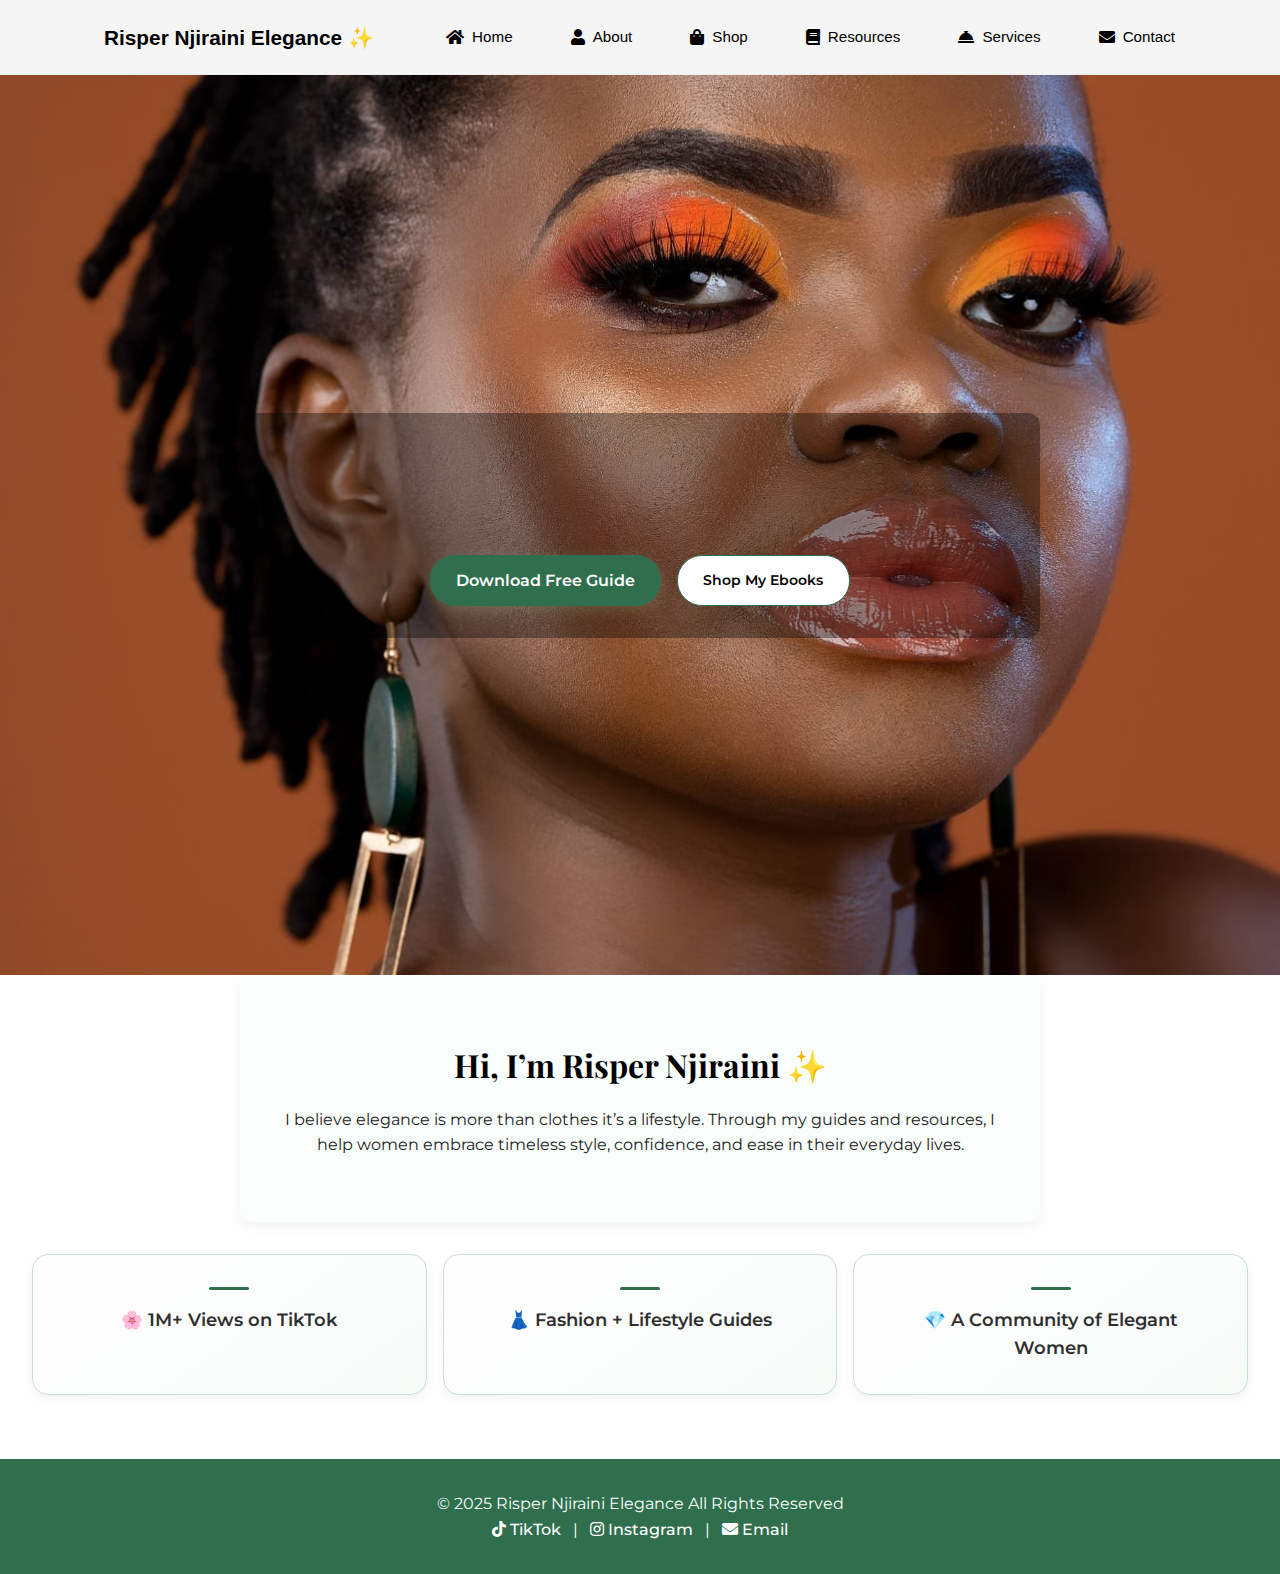
<file: Risper website/index.html>
<!DOCTYPE html>
<html lang="en">
<head>
  <meta charset="UTF-8">
  <meta name="viewport" content="width=device-width, initial-scale=1.0">
  <title>Risper Njiraini Elegance</title>
  <link rel="stylesheet" href="style.css">

  <!-- Google Fonts -->
  <link href="https://fonts.googleapis.com/css2?family=Playfair+Display:wght@400;600&family=Montserrat:wght@300;500;700&display=swap" rel="stylesheet">

  <!-- Font Awesome for Social Icons -->
  <link rel="stylesheet" href="https://cdnjs.cloudflare.com/ajax/libs/font-awesome/5.15.4/css/all.min.css">
</head>
<body class="home-page">
 <header>
  <nav class="navbar">
    <div class="logo">Risper Njiraini Elegance ✨</div>

    <!-- Hamburger -->
    <div class="hamburger">
      <i class="fas fa-bars"></i>
    </div>

    <ul class="nav-links">
      <li><a href="index.html" class="active"><i class="fas fa-home"></i> Home</a></li>
      <li><a href="about.html"><i class="fas fa-user"></i> About</a></li>
      <li><a href="shop.html"><i class="fas fa-shopping-bag"></i> Shop</a></li>
      <li><a href="resources.html"><i class="fas fa-book"></i> Resources</a></li>
      <li><a href="services.html"><i class="fas fa-concierge-bell"></i> Services</a></li>
      <li><a href="contact.html"><i class="fas fa-envelope"></i> Contact</a></li>
    </ul>
  </nav>
</header>


  <section class="hero">
    <!-- Slideshow Images -->
    <div class="slideshow">
      <div class="slide" style="background-image: url('images/face.jpg');"></div>
      <div class="slide" style="background-image: url('images/home page pic 23.jpg');"></div>
      <div class="slide" style="background-image: url('images/shoot 23.jpg');"></div>
    </div>

    <!-- Hero Content -->
    <div class="hero-content">
      <h1>Helping women look timeless, classy, and confident from the inside out.</h1>
      <div class="buttons">
        <a href="resources.html" class="btn btn-primary">Download Free Guide</a>
        <a href="shop.html" class="btn btn-secondary">Shop My Ebooks</a>
      </div>
    </div>
  </section>

  <!-- INTRO -->
  <section class="intro">
    <h2>Hi, I’m Risper Njiraini ✨</h2>
    <p>I believe elegance is more than clothes it’s a lifestyle. Through my guides and resources, I help women embrace timeless style, confidence, and ease in their everyday lives.</p>
  </section>

  <!-- HIGHLIGHTS -->
  <section class="highlights">
    <div class="highlight-box">🌸 1M+ Views on TikTok</div>
    <div class="highlight-box">👗 Fashion + Lifestyle Guides</div>
    <div class="highlight-box">💎 A Community of Elegant Women</div>
  </section>

  <!-- FOOTER -->
  <footer>
    <p>© 2025 Risper Njiraini Elegance All Rights Reserved</p>
    <div class="footer-links">
      <a href="https://www.tiktok.com/@fancy_furr_ke?_t=ZM-8zmUobyC8uM&_r=1" target="_blank"><i class="fab fa-tiktok"></i> TikTok</a> | 
      <a href="https://www.instagram.com/fancyfurr_ke?igsh=MTNwanU5Mm10dDFw&utm_source=qr" target="_blank"><i class="fab fa-instagram"></i> Instagram</a> | 
      <a href="mailto:nyakioris@gmail.com"><i class="fas fa-envelope"></i> Email</a>
    </div>
  </footer>

  <!-- Slideshow Script -->
  <script>
    let slides = document.querySelectorAll(".slide");
    let current = 0;

    function showSlide(index) {
      slides.forEach((slide, i) => {
        slide.style.opacity = (i === index) ? "1" : "0";
      });
    }

    function nextSlide() {
      current = (current + 1) % slides.length;
      showSlide(current);
    }

    // Initialize first slide
    showSlide(current);

    // Change slide every 5 seconds
    setInterval(nextSlide, 5000);

    // Mobile menu toggle
    const hamburger = document.querySelector(".hamburger");
    const navLinks = document.querySelector(".nav-links");

    hamburger.addEventListener("click", () => {
      navLinks.classList.toggle("active");
    });
  </script>
</body>
</html>
</file>
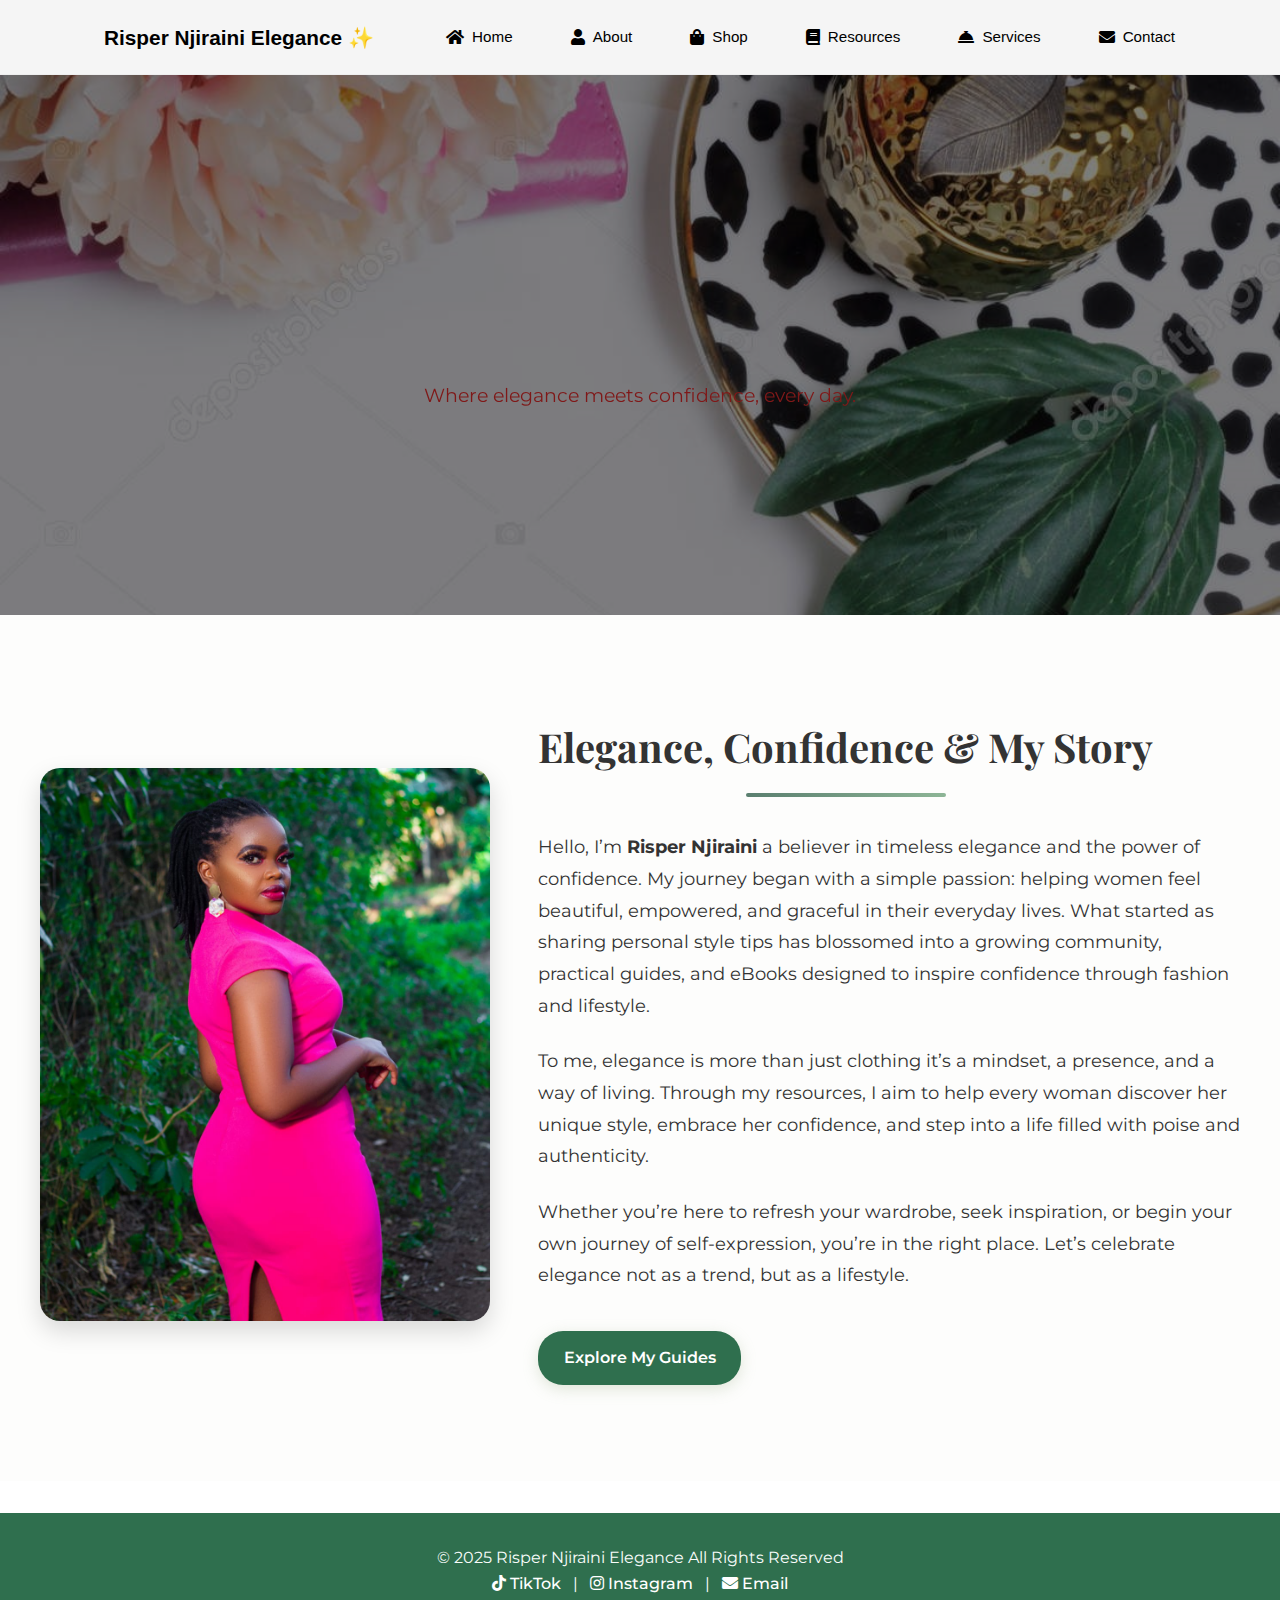
<file: Risper website/about.html>
<!DOCTYPE html>
<html lang="en">
<head>
  <meta charset="UTF-8">
  <meta name="viewport" content="width=device-width, initial-scale=1.0">
  <title>About Risper Njiraini Elegance</title>
  <link rel="stylesheet" href="style.css">

  <!-- Google Fonts -->
  <link href="https://fonts.googleapis.com/css2?family=Playfair+Display:wght@400;600&family=Montserrat:wght@300;500;700&display=swap" rel="stylesheet">
  <link rel="stylesheet" href="https://cdnjs.cloudflare.com/ajax/libs/font-awesome/5.15.4/css/all.min.css">
</head>
<body class="about-page">
  <!-- NAVBAR -->
  <header>
  <nav class="navbar">
    <div class="logo">Risper Njiraini Elegance ✨</div>
    <ul class="nav-links">
      <li><a href="index.html"><i class="fas fa-home"></i> Home</a></li>
      <li><a href="about.html"><i class="fas fa-user"></i> About</a></li>
      <li><a href="shop.html"><i class="fas fa-shopping-bag"></i> Shop</a></li>
      <li><a href="resources.html"><i class="fas fa-book"></i> Resources</a></li>
      <li><a href="services.html" class="active"><i class="fas fa-concierge-bell"></i> Services</a></li>
      <li><a href="contact.html"><i class="fas fa-envelope"></i> Contact</a></li>
    </ul>
  </nav>
</header>


  <!-- HERO -->
  <section class="hero about-hero">
    <div class="hero-content">
      <h1>Risper Njiraini Elegance</h1>
      <div class="divider"></div>
      <h3 class="sub-tagline">Where elegance meets confidence, every day.</h3>
    </div>
  </section>

  <!-- ABOUT SECTION -->
  <section class="about-section">
    <div class="about-container">
      <!-- Image -->
      <div class="story-image">
        <img src="images/shoot 3.jpg" alt="Risper Njiraini">
      </div>

      <!-- Text -->
      <div class="story-text">
        <h2>Elegance, Confidence & My Story</h2>
        <p>
          Hello, I’m <strong>Risper Njiraini</strong> a believer in timeless elegance and the power of confidence. 
          My journey began with a simple passion: helping women feel beautiful, empowered, and graceful in their everyday lives. 
          What started as sharing personal style tips has blossomed into a growing community, practical guides, and eBooks designed 
          to inspire confidence through fashion and lifestyle.
        </p>
        <p>
          To me, elegance is more than just clothing it’s a mindset, a presence, and a way of living. 
          Through my resources, I aim to help every woman discover her unique style, embrace her confidence, 
          and step into a life filled with poise and authenticity.
        </p>
        <p>
          Whether you’re here to refresh your wardrobe, seek inspiration, or begin your own journey of self-expression, 
          you’re in the right place. Let’s celebrate elegance not as a trend, but as a lifestyle.
        </p>
        <a href="resources.html" class="btn btn-primary">Explore My Guides</a>
      </div>
    </div>
  </section>

  <!-- FOOTER -->
  <footer>
    <p>© 2025 Risper Njiraini Elegance All Rights Reserved</p>
    <div class="footer-links">
      <a href="https://www.tiktok.com/@fancy_furr_ke?_t=ZM-8zmUobyC8uM&_r=1" target="_blank"><i class="fab fa-tiktok"></i> TikTok</a> | 
      <a href="https://www.instagram.com/fancyfurr_ke?igsh=MTNwanU5Mm10dDFw&utm_source=qr" target="_blank"><i class="fab fa-instagram"></i> Instagram</a> | 
      <a href="mailto:nyakioris@gmail.com"><i class="fas fa-envelope"></i> Email</a>
    </div>
  </footer>
</body>
</html>
</file>
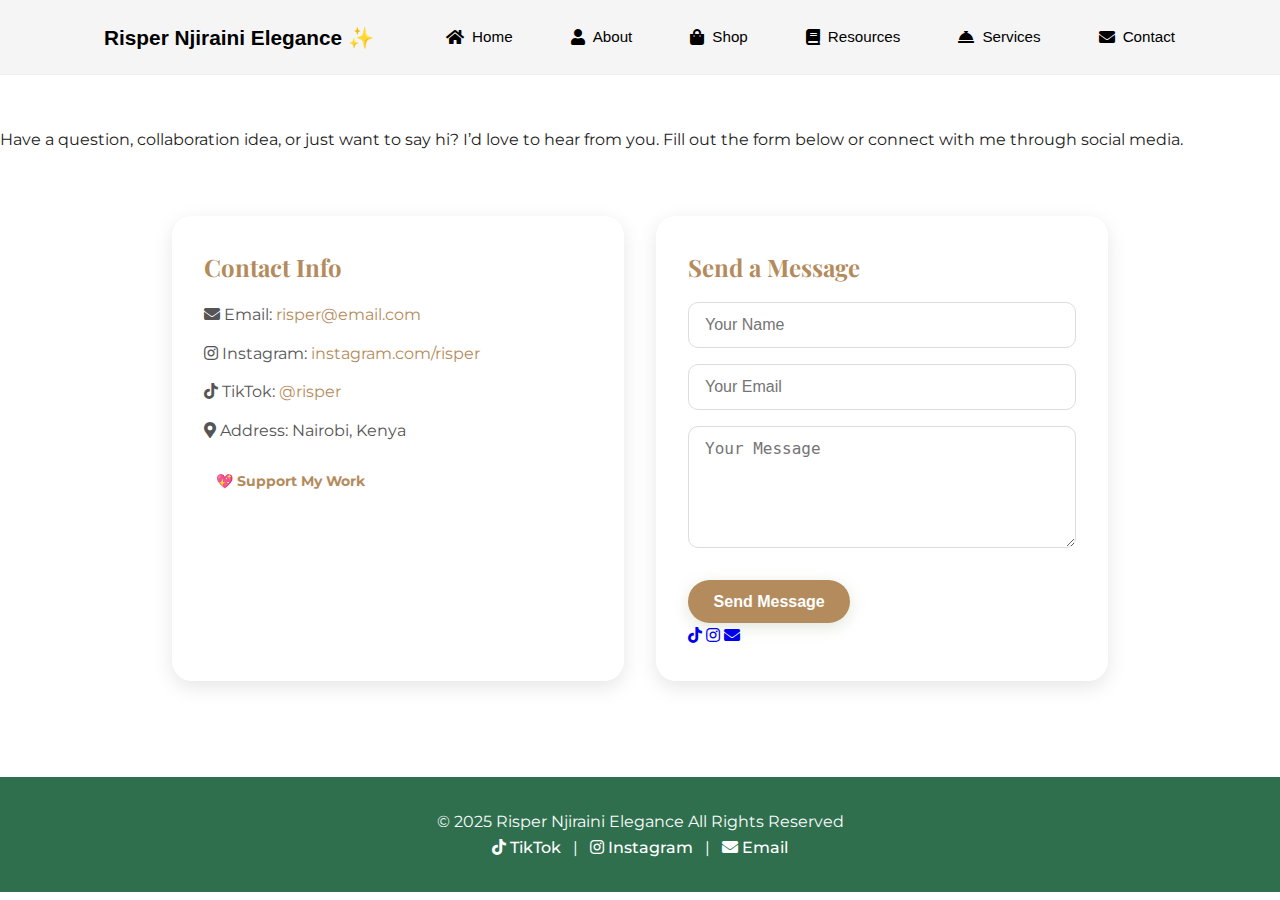
<file: Risper website/contact.html>
<!DOCTYPE html>
<html lang="en">
<head>
  <meta charset="UTF-8">
  <meta name="viewport" content="width=device-width, initial-scale=1.0">
  <title>Contact Risper Njiraini Elegance</title>
  <link rel="stylesheet" href="style.css">

  <!-- Google Fonts -->
  <link href="https://fonts.googleapis.com/css2?family=Playfair+Display:wght@400;600&family=Montserrat:wght@300;500;700&display=swap" rel="stylesheet">
  <link rel="stylesheet" href="https://cdnjs.cloudflare.com/ajax/libs/font-awesome/5.15.4/css/all.min.css">
</head>
<body class="contact-page">

  <!-- NAVBAR -->
  <header>
    <nav class="navbar">
      <div class="logo">Risper Njiraini Elegance ✨</div>
      <ul class="nav-links">
        <li><a href="index.html"><i class="fas fa-home"></i> Home</a></li>
        <li><a href="about.html"><i class="fas fa-user"></i> About</a></li>
        <li><a href="shop.html"><i class="fas fa-shopping-bag"></i> Shop</a></li>
        <li><a href="resources.html"><i class="fas fa-book"></i> Resources</a></li>
        <li><a href="services.html" class="active"><i class="fas fa-concierge-bell"></i> Services</a></li>
        <li><a href="contact.html"><i class="fas fa-envelope"></i> Contact</a></li>
      </ul>
    </nav>
  </header>

  <!-- HERO / CONTACT HEADER -->
  <section class="hero">
    <div class="hero-content">
      <h1>Let’s Connect</h1>
      <p>Have a question, collaboration idea, or just want to say hi? I’d love to hear from you. Fill out the form below or connect with me through social media.</p>
    </div>
  </section>

  <!-- CONTACT FORM SECTION -->
  <section class="contact-section">
    <div class="contact-container">

      <!-- Contact Info -->
      <div class="contact-info">
        <h2>Contact Info</h2>
        <p><i class="fas fa-envelope"></i> Email: <a href="mailto:risper@email.com">risper@email.com</a></p>
        <p><i class="fab fa-instagram"></i> Instagram: <a href="https://instagram.com">instagram.com/risper</a></p>
        <p><i class="fab fa-tiktok"></i> TikTok: <a href="https://tiktok.com">@risper</a></p>
        <p><i class="fas fa-map-marker-alt"></i> Address: Nairobi, Kenya</p>

        <!-- Optional Support Button -->
        <p class="support-btn">
          <a href="https://www.paypal.com/donate" target="_blank" class="btn btn-paypal">
            💖 Support My Work
          </a>
        </p>
      </div>

      <!-- Contact Form -->
      <div class="contact-form">
        <h2>Send a Message</h2>
        <form action="#" method="post">
          <input type="text" name="name" placeholder="Your Name" required>
          <input type="email" name="email" placeholder="Your Email" required>
          <textarea name="message" rows="5" placeholder="Your Message" required></textarea>
          <button type="submit" class="btn btn-primary">Send Message</button>
        </form>

        <!-- Social Icons Below Form -->
        <div class="social-icons">
          <a href="https://www.tiktok.com/@fancy_furr_ke" target="_blank"><i class="fab fa-tiktok"></i></a>
          <a href="https://www.instagram.com/fancyfurr_ke" target="_blank"><i class="fab fa-instagram"></i></a>
          <a href="mailto:nyakioris@gmail.com"><i class="fas fa-envelope"></i></a>
        </div>
      </div>

    </div>
  </section>

  <!-- FOOTER -->
  <footer>
    <p>© 2025 Risper Njiraini Elegance All Rights Reserved</p>
    <div class="footer-links">
      <a href="https://www.tiktok.com/@fancy_furr_ke?_t=ZM-8zmUobyC8uM&_r=1" target="_blank"><i class="fab fa-tiktok"></i> TikTok</a> | 
      <a href="https://www.instagram.com/fancyfurr_ke?igsh=MTNwanU5Mm10dDFw&utm_source=qr" target="_blank"><i class="fab fa-instagram"></i> Instagram</a> | 
      <a href="mailto:nyakioris@gmail.com"><i class="fas fa-envelope"></i> Email</a>
    </div>
  </footer>

</body>
</html>
</file>
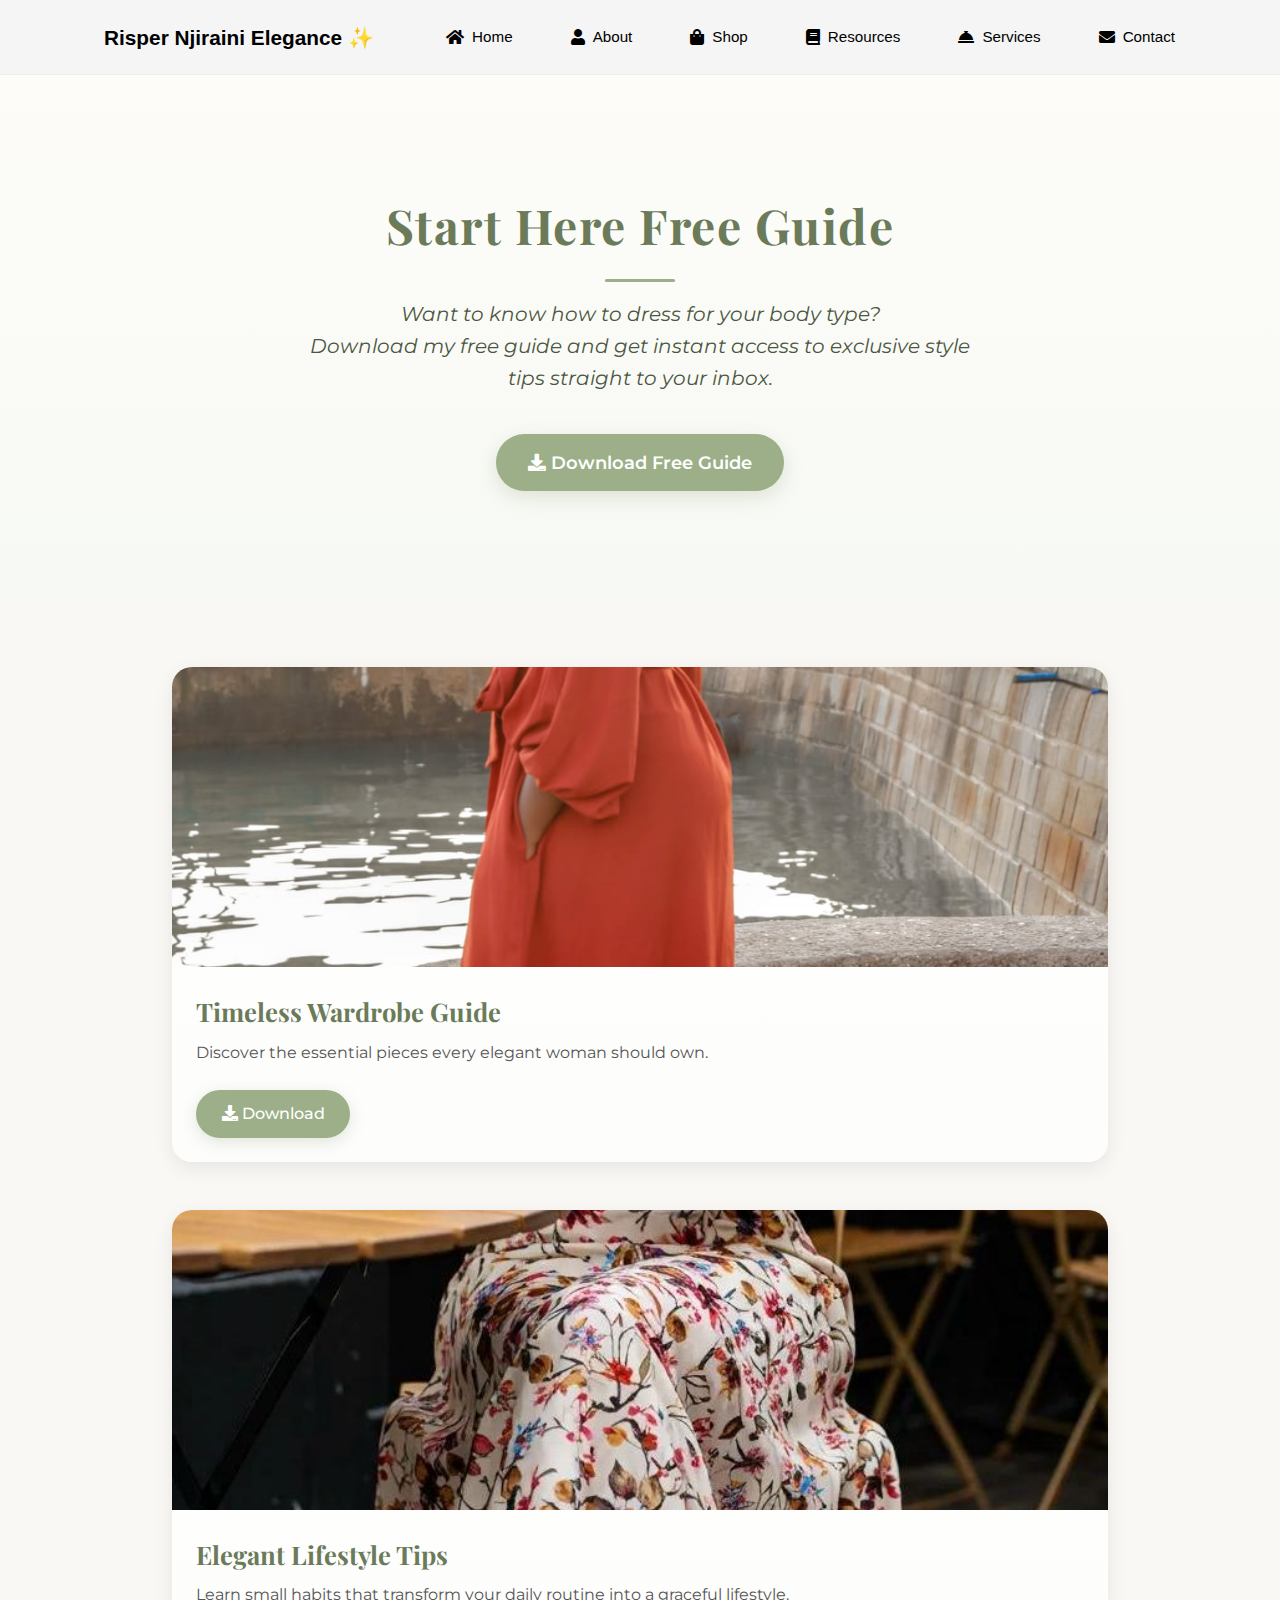
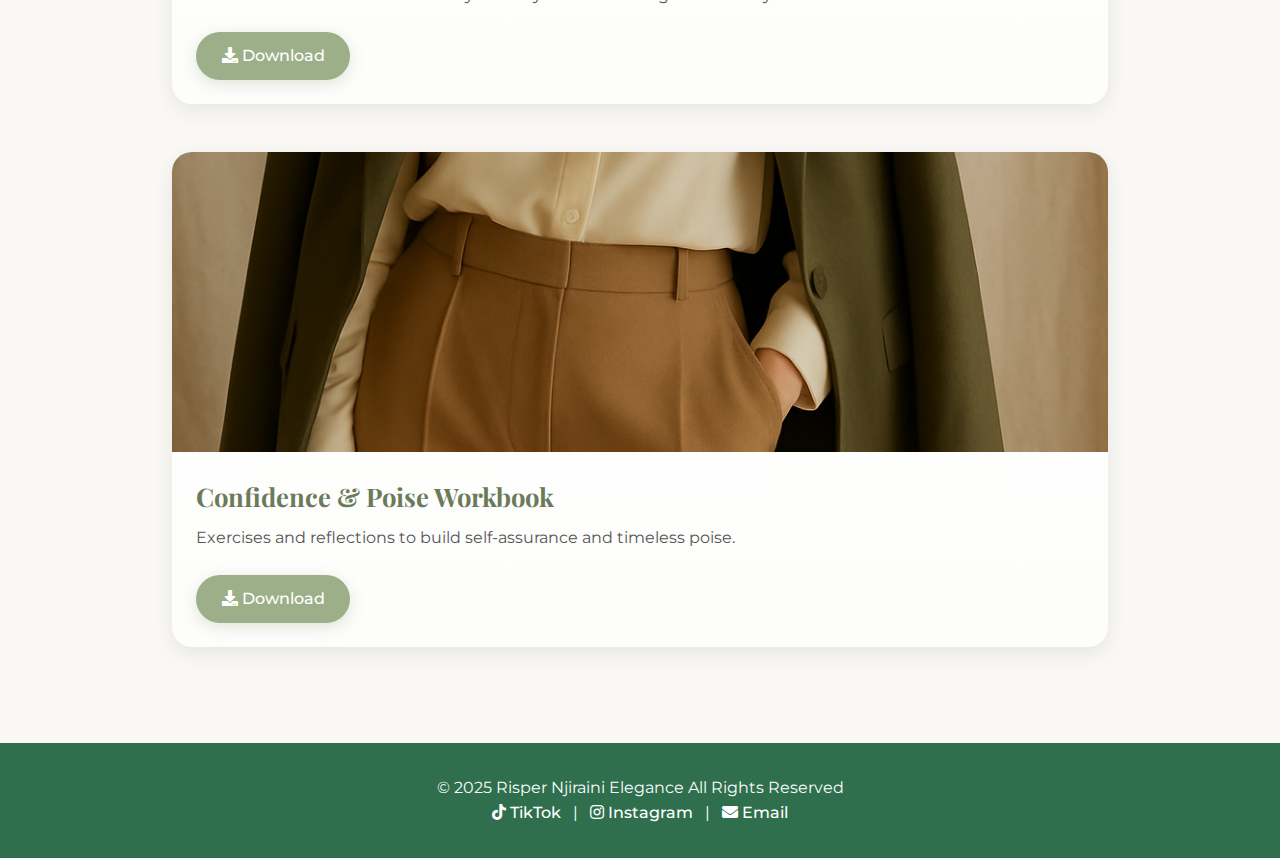
<file: Risper website/resources.html>
<!DOCTYPE html>
<html lang="en">
<head>
  <meta charset="UTF-8">
  <meta name="viewport" content="width=device-width, initial-scale=1.0">
  <title>Risper Njiraini Resources</title>
  <link rel="stylesheet" href="style.css">
  
  <!-- Google Fonts -->
  <link href="https://fonts.googleapis.com/css2?family=Playfair+Display:wght@400;600&family=Montserrat:wght@300;500;700&display=swap" rel="stylesheet">
  <link rel="stylesheet" href="https://cdnjs.cloudflare.com/ajax/libs/font-awesome/5.15.4/css/all.min.css">
</head>
<body class="resources-page">

  <!-- NAVBAR -->
  <header>
    <nav class="navbar">
      <div class="logo">Risper Njiraini Elegance ✨</div>
      <ul class="nav-links">
        <li><a href="index.html"><i class="fas fa-home"></i> Home</a></li>
        <li><a href="about.html"><i class="fas fa-user"></i> About</a></li>
        <li><a href="shop.html"><i class="fas fa-shopping-bag"></i> Shop</a></li>
        <li><a href="resources.html" class="active"><i class="fas fa-book"></i> Resources</a></li>
        <li><a href="services.html"><i class="fas fa-concierge-bell"></i> Services</a></li>
        <li><a href="contact.html"><i class="fas fa-envelope"></i> Contact</a></li>
      </ul>
    </nav>
  </header>

  <!-- HERO -->
  <section class="resources-hero">
    <h1>Start Here Free Guide</h1>
    <p>Want to know how to dress for your body type? <br>
       Download my free guide and get instant access to exclusive style tips straight to your inbox.</p>
    <a href="files/body-types-guide.pdf" download class="btn btn-download">
      <i class="fas fa-download"></i> Download Free Guide
    </a>
  </section>

  <!-- RESOURCES CARDS -->
  <section class="resources-grid">

    <div class="resource-card">
      <img src="images\home page pic 2.jpg" alt="Resource 1">
      <div class="resource-card-content">
        <h3>Timeless Wardrobe Guide</h3>
        <p>Discover the essential pieces every elegant woman should own.</p>
        <a href="files/wardrobe-guide.pdf" download class="btn btn-primary">
          <i class="fas fa-download"></i> Download
        </a>
      </div>
    </div>

    <div class="resource-card">
      <img src="images\service 1.jpg" alt="Resource 2">
      <div class="resource-card-content">
        <h3>Elegant Lifestyle Tips</h3>
        <p>Learn small habits that transform your daily routine into a graceful lifestyle.</p>
        <a href="files/lifestyle-tips.pdf" download class="btn btn-primary">
          <i class="fas fa-download"></i> Download
        </a>
      </div>
    </div>

    <div class="resource-card">
      <img src="images/resource 11.png" alt="Resource 3">
      <div class="resource-card-content">
        <h3>Confidence & Poise Workbook</h3>
        <p>Exercises and reflections to build self-assurance and timeless poise.</p>
        <a href="files/confidence-workbook.pdf" download class="btn btn-primary">
          <i class="fas fa-download"></i> Download
        </a>
      </div>
    </div>

  </section>

  <!-- FOOTER -->
  <footer>
    <p>© 2025 Risper Njiraini Elegance All Rights Reserved</p>
    <div class="footer-links">
      <a href="https://www.tiktok.com/@fancy_furr_ke?_t=ZM-8zmUobyC8uM&_r=1" target="_blank"><i class="fab fa-tiktok"></i> TikTok</a> | 
      <a href="https://www.instagram.com/fancyfurr_ke?igsh=MTNwanU5Mm10dDFw&utm_source=qr" target="_blank"><i class="fab fa-instagram"></i> Instagram</a> | 
      <a href="mailto:nyakioris@gmail.com"><i class="fas fa-envelope"></i> Email</a>
    </div>
  </footer>

</body>
</html>
</file>
<file: Risper website/style.css>
/* Global Reset */
* { margin: 0; padding: 0; box-sizing: border-box; }

body {
  font-family: 'Montserrat', sans-serif;
  background: #ffffff; /* clean white */
  color: #222;
  line-height: 1.6;
}

/* NAVBAR */
header {
  background: #f5f5f5;
  border-bottom: 1px solid #eee;
  position: scroll;
  top: 0;
  z-index: 100;
}

.navbar {
  max-width: 1200px;
  margin: auto;
  padding: 1rem 2rem;           /* compact padding */
  display: flex;
  justify-content: space-between; 
  font-family: "Segoe UI", sans-serif;
  align-items: center;
}

.navbar .logo {
  font-family: 'Playfair Display', serif;
  font-size: 1.3rem;           /* 24px visually */
  font-weight: 600;
  font-family: "Segoe UI", sans-serif;
  margin-left: 2rem;
  color: #000;
}

.nav-links {
  list-style: none;
  display: flex;
  gap: 1.5rem; /* spacing between links */
  margin-right: 1rem;
}

.nav-links li {
  list-style: none;
}

.nav-links a {
  text-decoration: none;
  font-weight: 500;
  color: #000000;
  transition: color 0.3s;
  font-size: 0.95rem;
}

.nav-links a:hover {
  color: #2f6f4e; /* sage green hover */
}


/* ===== HOMEPAGE SPECIFIC STYLES ===== */
.home-page .hero {
  position: relative;
  height: 100vh;
  display: flex;
  align-items: center;
  justify-content: center;
  text-align: center;
  color: white;
  overflow: hidden;
}

.home-page .slideshow {
  position: absolute;
  top: 0; 
  left: 0;
  width: 100%;
  height: 100%;
  z-index: -1;
}

.home-page .slide {
  position: absolute;
  top: 0; 
  left: 0;
  width: 100%;
  height: 100%;
  background-size: cover;        /* fills the container completely */
  background-repeat: no-repeat;  /* prevents tiling */
  background-position: center;   /* keeps the image centered */
  opacity: 0;
  transition: opacity 1.5s ease-in-out;
}


.home-page .hero-content {
  position: relative;
  z-index: 2;
  max-width: 800px;
  padding: 2rem;
  background: rgba(0,0,0,0.35);
  border-radius: 12px;
}

.home-page .buttons {
  display: flex;
  justify-content: center;
  gap: 1rem;
}

.home-page .btn {
  padding: 0.8rem 1.6rem;
  border-radius: 25px;
  text-decoration: none;
  font-weight: 600;
  transition: all 0.3s ease;
}

.home-page .btn-primary {
  background: #2f6f4e; /* sage green */
  color: #ffffff;
  border: none;
}

.home-page .btn-primary:hover {
  background: #1e4631; /* deeper luxury green */
  color: #ffffff;
  box-shadow: 0 0 10px rgba(47, 111, 78, 0.5); /* soft glow */
}

.home-page .btn-secondary {
  background: #ffffff; /* clean white */
  color: #000000; /* bold black for contrast */
  border: 1px solid #2f6f4e; /* sage outline */
}

.home-page .btn-secondary:hover {
  background: #2f6f4e; /* sage green on hover */
  color: #ffffff; /* white text */
  border-color: #1e4631; /* deeper green border */
  box-shadow: 0 0 10px rgba(47, 111, 78, 0.4);
}

.home-page .intro {
  text-align: center;
  padding: 4rem 2rem;
  max-width: 800px;
  margin: auto;
  background: #f9fdfb; /* very light greenish white */
  border-radius: 12px;
  box-shadow: 0 5px 12px rgba(0,0,0,0.05);
}

.home-page .intro h2 {
  font-family: 'Playfair Display', serif;
  margin-bottom: 1rem;
  font-size: 2rem;
  color: #000000;
}

.home-page .highlights {
  display: flex;
  justify-content: center;
  gap: 1rem;
  padding: 2rem;
  flex-wrap: wrap;
}

.home-page .highlight-box {
  background: linear-gradient(145deg, #ffffff, #f6fbf8);
  border: 1px solid #c9e0d2;
  padding: 2rem 2.5rem;
  border-radius: 16px;
  font-weight: 600;
  font-size: 1.1rem;
  color: #2f2f2f;
  flex: 1 1 250px;
  text-align: center;
  box-shadow: 0 4px 10px rgba(0,0,0,0.05);
  transition: all 0.3s ease-in-out;
  position: relative;
}

.home-page .highlight-box::before {
  content: "";
  display: block;
  width: 40px;
  height: 3px;
  background: #2f6f4e;
  margin: 0 auto 1rem auto;
  border-radius: 2px;
}

.home-page .highlight-box:hover {
  transform: translateY(-8px) scale(1.02);
  border-color: #2f6f4e;
  box-shadow: 0 10px 18px rgba(47, 111, 78, 0.2);
}

/* ===== FOOTER ===== */
footer {
  background: #2f6f4e; /* 🌿 deep sage green */
  color: #f9fdfb;      /* very light greenish white for text */
  text-align: center;
  padding: 2rem;
  margin-top: 2rem;
}

.footer-links a {
  color: #ffffff;  /* links white */
  text-decoration: none;
  margin: 0 0.5rem;
  font-weight: 500;
  transition: color 0.3s;
}

.footer-links a:hover {
  color: #000000;
}


/* Navbar buttons style */
.nav-links a {
  display: flex;
  align-items: center;
  gap: 0.5rem;
  padding: 0.5rem 1rem;
  border-radius: 25px;
  background: transparent;
  border: 1px solid transparent;
  transition: all 0.3s ease;
}

.nav-links i {
  font-size: 1rem;
  color: #000000;
}

.nav-links a:hover {
  background: #f2faf6;
  border-color: #2f6f4e;
  color: #2f6f4e;
  transform: translateY(-2px);
  box-shadow: 0 3px 6px rgba(47, 111, 78, 0.2);
}

/* Mobile Navbar */
.hamburger {
  display: none;
  font-size: 1.8rem;
  cursor: pointer;
  color: #2f6f4e;
}

@media (max-width: 768px) {
  .nav-links {
    display: none;
    flex-direction: column;
    background: white;
    position: absolute;
    top: 70px;
    right: 20px;
    width: 200px;
    border-radius: 10px;
    padding: 1rem;
    box-shadow: 0 5px 15px rgba(0,0,0,0.1);
  }

  .nav-links.active {
    display: flex;
  }

  .hamburger {
    display: block;
  }
}


/* ABOUT PAGE IDENTIFIER */
body.about-page {
  /* You can add global About page–specific styles here later */
}

/* ABOUT HERO SECTION */
.about-hero {
  position: relative;
  background-image: url('images/about image.jpg'); /* keep your existing image */
  background-size: cover;
  background-position: center;
  height: 60vh;
  display: flex;
  justify-content: center;
  align-items: center;
  color: white;
  text-align: center;
}

.about-hero::after {
  content: '';
  position: absolute;
  top: 0;
  left: 0;
  width: 100%;
  height: 100%;
  background: rgba(0, 0, 0, 0.5); /* overlay for readability */
}

.about-hero h1 {
  position: relative;
  z-index: 1;
  font-size: 3rem;
  font-family: 'Playfair Display', serif;
  margin: 0;
}
.hero-content .divider {
  width: 100px;
  height: 3px;
  background: linear-gradient(to right, #2f6f4e, #4fa67a);
  margin: 10px auto;
  border-radius: 2px;
}
.hero-content .tagline {
  font-size: 1rem;
  font-style: italic;
  margin-top: 10px;
}


/* ABOUT SECTION */
.about-section {
  padding: 6rem 2rem;
  background: #fdfdfc;
}

.about-container {
  display: flex;
  align-items: center;
  max-width: 1200px;
  margin: auto;
  gap: 3rem;
  flex-wrap: wrap;
}

/* Image Styling */
.story-image img {
  width: 100%;
  max-width: 450px;
  height: auto;
  border-radius: 20px;
  object-fit: cover;
  box-shadow: 0 10px 25px rgba(0,0,0,0.15);
  transition: transform 0.3s ease, box-shadow 0.3s ease;
}

.story-image img:hover {
  transform: scale(1.03);
  box-shadow: 0 15px 30px rgba(0,0,0,0.2);
}

/* Text Styling */
.story-text {
  flex: 1;
  font-size: 1.1rem;
  line-height: 1.8;
  color: #333;
}

.story-text h2 {
  font-family: 'Playfair Display', serif;
  font-size: 2.5rem;
  margin-bottom: 1.5rem;
  position: relative;
  display: inline-block;
}

.story-text h2::after {
  content: "";
  display: block;
  width: 80px;  /* keeps it short and elegant */
  height: 3px;
  background: linear-gradient(to right, #2f6f4e, #4fa67a); /* sage → lighter green */
  margin: 10px auto;  /* centers it */
  border-radius: 2px;
}

/* Paragraphs */
.story-text p {
  margin-bottom: 1.5rem;
}

/* Button */
.story-text .btn {
  margin-top: 1rem;
  padding: 0.8rem 1.6rem;
  border-radius: 25px;
  font-weight: 600;
  text-decoration: none;
  transition: all 0.3s ease;
}

.story-text .btn-primary {
  background: #2f6f4e; /* sage green */
  color: #ffffff;
}

.story-text .btn-primary:hover {
  background: #1e4631; /* deeper luxury green */
  color: #ffffff;
  box-shadow: 0 0 10px rgba(47, 111, 78, 0.5); /* soft glow */
}
/* Hero Animation */
.hero-content h1, 
.hero-content .divider,
.hero-content .tagline {
  opacity: 0;
  transform: translateY(20px);
  animation: fadeUp 1s ease forwards;
}
.hero-content h1 {
  animation-delay: 0.2s;
}
.hero-content .divider {
  animation-delay: 0.5s;
}
.hero-content .tagline {
  animation-delay: 0.8s;
}
@keyframes fadeUp {
  to {
    opacity: 1;
    transform: translateY(0);
  }
}

/* Hero divider line */
.divider {
  width: 80px;
  height: 3px;
  margin: 15px auto;
  background: linear-gradient(90deg, #5a7f6f, #8db596); /* Sage green gradient */
  border-radius: 2px;
}

/* Sage Green Gradient Underline */
.story-text h2 {
  position: relative;
  display: inline-block;
  padding-bottom: 10px;
}
.story-text h2::after {
  content: "";
  display: block;
  height: 4px;
  width: 100%;
  max-width: 200px; /* elegant width */
  margin: 10px auto 0;
  background: linear-gradient(90deg, #5a7f6f, #8db596); /* sage green gradient */
  border-radius: 3px;
}
/* Sub-heading wave animation */
.sub-tagline {
  font-size: 1.2rem;
  font-weight: 400;
  background:#FF3131; 
  -webkit-background-clip: text;
  -webkit-text-fill-color: transparent;
  display: inline-block;
  animation: wave 4s ease-in-out infinite;
}

/* Keyframes for gentle wave effect */
@keyframes wave {
  0%, 100% {
    transform: translateY(0);
  }
  50% {
    transform: translateY(-6px);
  }
}

/* Responsive */
@media (max-width: 900px) {
  .about-container {
    flex-direction: column;
    gap: 2rem;
  }
  .story-text h2 {
    font-size: 2rem;
  }
  .about-hero h1 {
    font-size: 2.2rem;
  }
}

/* ===== SHOP HERO (Shop page only) ===== */
body.shop-page .shop-hero {
  display: flex;
  justify-content: center;
  align-items: center;
  width: 100vw;
  min-height: 300px;   /* was 400px */
  padding: 40px 20px;  /* was 80px 40px */
  background: #0d1b2a
  backdrop-filter: blur(12px);
  border-radius: 15px;
  box-shadow: 0 8px 32px rgba(0,0,0,0.1);
  box-sizing: border-box;
}

body.shop-page .hero-content {
  display: flex;
  align-items: center;
  justify-content: space-between;
  width: 100%;
  max-width: 1200px;
}

body.shop-page .hero-text {
  flex: 1;
  display: flex;
  flex-direction: column;
  justify-content: center;
  margin-right: 40px; /* moves heading & text left */
}

body.shop-page .hero-text h1 {
  font-family: 'Playfair Display', serif;
  font-size: 3rem;
  margin-bottom: 20px;
  white-space: nowrap; /* keep ✨ in same line */
}

body.shop-page .hero-text p {
  font-family: 'Montserrat', sans-serif;
  font-size: 1.2rem;
  color: #555;
}

body.shop-page .hero-animation {
  flex: 1;
  display: flex;
  justify-content: center;
  position: relative;
  height: 350px;
}

body.shop-page .book-container {
  display: flex;
  gap: 20px; /* spacing in lineup */
  align-items: flex-end;
  position: relative;
}

body.shop-page .book {
  position: absolute;
  width: 180px;
  height: 260px;
  object-fit: cover;
  border-radius: 8px;
  box-shadow: 0 10px 30px rgba(0,0,0,0.3);
  transform: scale(0.8);
  opacity: 0.7;
  transition: all 0.8s ease-in-out;
}

/* Active spotlight book */
body.shop-page .book.active {
  transform: translateX(-50%) scale(1.2) translateY(-20px);
  left: 50%;
  opacity: 1;
  z-index: 10;
}

/* Other books positions in the row */
body.shop-page .book.pos0 { left: 10%; transform: scale(0.8); opacity: 0.7; z-index: 5; }
body.shop-page .book.pos1 { left: 25%; transform: scale(0.8); opacity: 0.7; z-index: 5; }
body.shop-page .book.pos2 { left: 65%; transform: scale(0.8); opacity: 0.7; z-index: 5; }
body.shop-page .book.pos3 { left: 80%; transform: scale(0.8); opacity: 0.7; z-index: 5; }

/* Slide out effect */
body.shop-page .book.slide-out {
  transform: translateX(200%) rotateZ(10deg);
  opacity: 0;
}

/* Slide in effect */
body.shop-page .book.slide-in {
  transform: scale(0.8) translateX(0);
  opacity: 0.7;
}

/* Book goes to the center before enlarging */
body.shop-page .center {
  left: 50%;
  transform: translateX(-50%) scale(1);
  opacity: 1;
  z-index: 5;
}

/* Enlarged spotlight at the center */
body.shop-page .enlarge {
  transform: translateX(-50%) scale(1.2);
  opacity: 1;
  z-index: 10;
  transition: transform 0.8s ease-in-out, opacity 0.8s ease-in-out;
}

/* Slide out after spotlight */
body.shop-page .slide-out {
  transform: translateX(200%) scale(0.8);
  opacity: 0;
}


/* ===== PRODUCTS GRID (all pages) ===== */
.products {
  display: grid;
  grid-template-columns: repeat(auto-fit, minmax(250px, 1fr));
  gap: 2rem;
  padding: 4rem 2rem;
  max-width: 1200px;
  margin: auto;
}

.product-card {
  background: #f2f2f2
  border-radius: 15px;
  overflow: hidden;
  text-align: center;
  box-shadow: 0 4px 15px rgba(0,0,0,0.1);
  transition: transform 0.3s ease;
}

.product-card img {
  width: 100%;
  height: 250px;
  object-fit: cover;
}

.product-card h3 {
  margin: 1rem 0 0.5rem;
  font-family: 'Playfair Display', serif;
  color: #b48b5c;
}

.product-card p {
  padding: 0 1rem 1rem;
  font-size: 0.95rem;
  color: #555;
}

.product-card:hover {
  transform: translateY(-5px);
}

/* Buttons inside product cards */
/* Shared button base */
.btn {
  display: inline-flex;
  align-items: center;
  justify-content: center;
  gap: 6px;
  padding: 6px 12px;
  font-size: 14px;
  font-weight: bold;
  border-radius: 6px;
  border: none;
  cursor: pointer;
  margin-top: 8px;
  text-decoration: none;
  white-space: nowrap;
}

/* PayPal */
.btn-pay {
  background: white
  color: #001f5c;
}
.btn-pay:hover {
  background: white
}

/* Paystack */
.btn-secondary {
  background: #0aa83f;
  color: white;
}
.btn-secondary:hover {
  background: #05772c;
}

/* Logos inside buttons */
.btn-logo {
  height: 16px;
  width: auto;
}


/* ===== Mobile Responsive ===== */
@media (max-width: 768px) {
  body.shop-page .hero-content {
    flex-direction: column; /* stack text and books vertically */
    align-items: center;
    text-align: center;
  }

  body.shop-page .hero-text {
    margin-right: 0;
    margin-bottom: 20px;
  }

  body.shop-page .hero-text h1 {
    font-size: 2rem; /* smaller heading */
  }

  body.shop-page .hero-text p {
    font-size: 1rem; /* smaller text */
  }

  body.shop-page .hero-animation {
    width: 100%;
    justify-content: center;
    height: 250px; /* smaller animation container */
  }

  body.shop-page .book-container {
    gap: 10px; /* reduce spacing */
  }

  body.shop-page .book {
    width: 120px;
    height: 180px;
  }

  body.shop-page .book.active {
    transform: scale(1.4) translateY(-10px); /* enlarge slightly less on small screens */
  }
}

@media (max-width: 480px) {
  body.shop-page .hero-text h1 {
    font-size: 1.6rem;
  }

  body.shop-page .hero-text p {
    font-size: 0.9rem;
  }

  body.shop-page .book {
    width: 100px;
    height: 150px;
  }

  body.shop-page .book.active {
    transform: scale(1.3) translateY(-8px);
  }
}


/* RESOURCES PAGE */
body.resources-page {
  background: #faf8f5; /* soft cream */
  font-family: 'Montserrat', sans-serif;
  color: #333;
}

/* HERO */
.resources-hero {
  text-align: center;
  padding: 7rem 2rem;
  background: linear-gradient(to bottom, #fdfcf9, #f7f9f5);
}

.resources-hero h1 {
  font-family: 'Playfair Display', serif;
  font-size: 3rem;
  margin-bottom: 1rem;
  letter-spacing: 1.5px;
  color: #6b7b5a; /* deep sage */
}

.resources-hero h1::after {
  content: "";
  display: block;
  width: 70px;
  height: 3px;
  background: #9caf88; /* sage green underline */
  margin: 15px auto 0;
  border-radius: 2px;
}

.resources-hero p {
  font-size: 1.25rem;
  font-style: italic;
  color: #4a5640; /* muted sage */
  max-width: 700px;
  margin: 0 auto 2rem;
}

/* HERO BUTTON */
.btn-download {
  display: inline-block;
  background: #9caf88; /* sage */
  color: #fff;
  padding: 0.9rem 2rem;
  border-radius: 50px;
  font-size: 1.1rem;
  font-weight: 600;
  text-decoration: none;
  transition: all 0.3s ease;
  box-shadow: 0 6px 20px rgba(156, 175, 136, 0.3);
}

.btn-download:hover {
  background: #6b7b5a; /* darker sage */
  transform: translateY(-2px);
  box-shadow: 0 10px 25px rgba(107, 123, 90, 0.4);
}

/* RESOURCE CARDS */
.resources-grid {
  display: flex;
  flex-direction: column;
  gap: 3rem;
  padding: 4rem 2rem;
  max-width: 1000px;
  margin: auto;
}

.resource-card {
  display: flex;
  flex-direction: column;
  background: linear-gradient(to bottom, #ffffff, #fdfdfc);
  border-radius: 20px;
  overflow: hidden;
  box-shadow: 0 6px 20px rgba(0,0,0,0.08);
  transition: transform 0.3s ease, box-shadow 0.3s ease;
}

.resource-card:hover {
  transform: translateY(-5px);
  box-shadow: 0 12px 30px rgba(0,0,0,0.12);
}

.resource-card img {
  width: 100%;
  height: 300px;
  object-fit: cover;
}

.resource-card-content {
  padding: 1.5rem;
}

.resource-card h3 {
  margin: 0 0 0.5rem;
  font-family: 'Playfair Display', serif;
  color: #6b7b5a; /* sage green headings */
  font-size: 1.6rem;
}

.resource-card p {
  font-size: 1rem;
  color: #555;
  margin-bottom: 1rem;
}

/* CARD BUTTONS */
.btn-primary {
  display: inline-block;
  background: #9caf88; /* sage */
  color: #fff;
  padding: 0.7rem 1.6rem;
  border-radius: 30px;
  font-size: 1rem;
  font-weight: 500;
  text-decoration: none;
  transition: all 0.3s ease;
  box-shadow: 0 4px 15px rgba(156, 175, 136, 0.3);
}

.btn-primary:hover {
  background: #6b7b5a; /* dark sage */
  transform: translateY(-2px);
  box-shadow: 0 8px 20px rgba(107, 123, 90, 0.4);
}

/* ===== SERVICES PAGE STYLES ===== */
body.services-page {
  background: #fafafa;
  font-family: "Segoe UI", sans-serif;
  line-height: 1.6;
  color: #333;
}

/* Header */
body.services-page .services-header {
  text-align: center;
  padding: 3rem 2rem;
  background: #f2faf6;
}
body.services-page .services-header h1 {
  font-size: 2.5rem;
  color: #2f6f4e;
}

/* Services list */
body.services-page .services-list {
  display: grid;
  grid-template-columns: repeat(auto-fit, minmax(280px, 1fr));
  gap: 2rem;
  padding: 2rem;
  max-width: 1100px;
  margin: auto;
}
body.services-page .service-card {
  background: white;
  padding: 1.5rem;
  border-radius: 12px;
  box-shadow: 0 4px 8px rgba(0,0,0,0.08);
  transition: transform 0.3s;
}
body.services-page .service-card:hover {
  transform: translateY(-5px);
}
body.services-page .service-card h3 {
  color: #2f6f4e;
  margin-bottom: 0.5rem;
}
body.services-page .price {
  font-weight: bold;
  color: #b48b5c;
  margin-top: 1rem;
}

/* Outcomes */
body.services-page .services-outcomes {
  background: #fff;
  padding: 2rem;
  margin: 3rem auto;
  max-width: 800px;
  border-left: 5px solid #2f6f4e;
  border-radius: 8px;
}
body.services-page .services-outcomes h2 {
  color: #2f6f4e;
}
body.services-page .services-outcomes ul {
  list-style: none;
  padding: 0;
}
body.services-page .services-outcomes li {
  margin: 0.5rem 0;
}
body.services-page .services-outcomes li::before {
  content: " ";
  color: #2f6f4e;
  font-weight: bold;
}

/* Gallery */
body.services-page .services-gallery {
  display: grid;
  grid-template-columns: repeat(auto-fit, minmax(250px, 1fr));
  gap: 1.5rem;
  padding: 2rem;
  max-width: 1100px;
  margin: auto;
}
body.services-page .services-gallery img {
  width: 100%;
  border-radius: 12px;
  box-shadow: 0 4px 8px rgba(0,0,0,0.1);
}


/* CONTACT PAGE SCOPE */
body.contact-page {
}

/* CONTACT SECTION */
.contact-section {
  padding: 4rem 2rem;
  max-width: 1000px;
  margin: auto;
}

.contact-container {
  display: flex;
  flex-wrap: wrap;
  gap: 2rem;
}

.contact-info, .contact-form {
  flex: 1 1 400px;
  background: #fff;
  padding: 2rem;
  border-radius: 20px;
  box-shadow: 0 6px 20px rgba(0,0,0,0.1);
}

.contact-info h2, .contact-form h2 {
  font-family: 'Playfair Display', serif;
  color: #b48b5c;
  margin-bottom: 1rem;
}

.contact-info p {
  font-size: 1rem;
  color: #555;
  margin-bottom: 0.8rem;
}

.contact-info a {
  color: #b48b5c;
  text-decoration: none;
}

.contact-info a:hover {
  text-decoration: underline;
}

.contact-form input, 
.contact-form textarea {
  width: 100%;
  padding: 0.8rem 1rem;
  margin-bottom: 1rem;
  border: 1px solid #ddd;
  border-radius: 10px;
  font-size: 1rem;
  outline: none;
}

.contact-form button {
  display: inline-block;
  padding: 0.8rem 1.6rem;
  border-radius: 25px;
  background: #b48b5c;
  color: white;
  border: none;
  font-weight: 600;
  cursor: pointer;
  transition: all 0.3s ease;
}

.contact-form button:hover {
  background: #a17949;
}


/* ===== MOBILE RESPONSIVE UPDATES ===== */
@media (max-width: 1024px) {
  /* Navbar adjustments */
  .navbar {
    padding: 1rem;
  }
  .nav-links {
    gap: 1rem;
  }

  /* Homepage hero */
  .home-page .hero-content {
    padding: 1.5rem;
  }

  .home-page .intro {
    padding: 3rem 1rem;
  }

  .home-page .highlights {
    gap: 0.8rem;
  }

  .home-page .highlight-box {
    padding: 1.5rem 2rem;
    font-size: 1rem;
  }
}

@media (max-width: 900px) {
  /* About page */
  .about-container {
    flex-direction: column;
    gap: 2rem;
  }

  .story-text h2 {
    font-size: 2rem;
  }

  .about-hero h1 {
    font-size: 2.2rem;
  }

  .story-text p {
    font-size: 1rem;
  }
  
  /* Shop page hero */
  body.shop-page .hero-content {
    flex-direction: column;
    align-items: center;
    text-align: center;
  }

  body.shop-page .hero-text {
    margin-right: 0;
    margin-bottom: 20px;
  }

  body.shop-page .hero-text h1 {
    font-size: 2rem;
  }

  body.shop-page .hero-text p {
    font-size: 1rem;
  }

  body.shop-page .hero-animation {
    width: 100%;
    height: 250px;
  }

  body.shop-page .book-container {
    gap: 10px;
  }

  body.shop-page .book {
    width: 120px;
    height: 180px;
  }

  body.shop-page .book.active {
    transform: scale(1.4) translateY(-10px);
  }

  /* Resources page */
  .resources-hero h1 {
    font-size: 2rem;
  }

  .resources-hero p {
    font-size: 1rem;
  }

  .resources-grid {
    padding: 2rem 1rem;
  }

  .resource-card img {
    height: 200px;
  }

  .resource-card h3 {
    font-size: 1.3rem;
  }

  .resource-card p {
    font-size: 0.95rem;
  }

  /* Contact page */
  .contact-container {
    flex-direction: column;
  }

  .contact-info, .contact-form {
    flex: 1 1 100%;
    padding: 1.5rem;
  }
}

@media (max-width: 768px) {
  /* Mobile navbar adjustments */
  .nav-links {
    position: absolute;
    top: 60px;
    right: 15px;
    width: 180px;
    padding: 1rem;
  }

  .nav-links a {
    padding: 0.5rem;
    gap: 0.3rem;
    font-size: 0.9rem;
  }

  .hamburger {
    display: block;
  }

  /* Shop page smaller devices */
  body.shop-page .book.active {
    transform: scale(1.3) translateY(-8px);
  }

  /* Resources smaller devices */
  .resource-card img {
    height: 180px;
  }

  .resource-card h3 {
    font-size: 1.2rem;
  }
  
  .resource-card p {
    font-size: 0.9rem;
  }
}

@media (max-width: 480px) {
  /* About hero */
  .about-hero h1 {
    font-size: 1.6rem;
  }

  .story-text h2 {
    font-size: 1.6rem;
  }

  .story-text p {
    font-size: 0.9rem;
  }

  /* Shop hero smaller */
  body.shop-page .hero-text h1 {
    font-size: 1.6rem;
  }

  body.shop-page .hero-text p {
    font-size: 0.9rem;
  }

  body.shop-page .book {
    width: 100px;
    height: 150px;
  }

  body.shop-page .book.active {
    transform: scale(1.2) translateY(-5px);
  }

  /* Resources */
  .resources-hero h1 {
    font-size: 1.8rem;
  }

  .resources-hero p {
    font-size: 0.9rem;
  }

  .resource-card img {
    height: 150px;
  }

  .resource-card h3 {
    font-size: 1.1rem;
  }

  .resource-card p {
    font-size: 0.85rem;
  }

  /* Contact page */
  .contact-info h2, .contact-form h2 {
    font-size: 1.5rem;
  }
}

//* ===== MOBILE LAYOUT ===== */
@media (max-width: 768px) {
  /* Navbar */
  .navbar {
    position: relative; /* base for absolute children */
    padding: 1rem 2rem;
  }

  /* Logo */
  .logo {
    font-size: 1.5rem;
    font-weight: 600;
    color: #000;
    z-index: 1200; /* on top of nav background */
    position: relative;
  }

  /* Hamburger */
  .hamburger {
    position: absolute;
    right: 20px; /* right side of navbar */
    top: 50%; 
    transform: translateY(-50%);
    font-size: 1.8rem;
    cursor: pointer;
    color: #2f6f4e;
    z-index: 1300; /* above logo and nav */
    -webkit-tap-highlight-color: transparent; /* removes mobile flash */
    -webkit-touch-callout: none; /* disables iOS long press menu */
    user-select: none; /* prevents selection */
  }

  /* Sidebar navigation */
  .nav-links {
    position: fixed;
    top: 0;
    left: -220px; /* hidden initially */
    width: 180px; /* less than half the screen */
    height: 100%;
    display: flex;
    flex-direction: column;
    gap: 1.5rem;
    padding: 2rem;
    background: #ffffff; /* contrast background */
    box-shadow: 2px 0 10px rgba(0,0,0,0.15);
    border-radius: 0 10px 10px 0;
    transition: left 0.3s ease;
    z-index: 1250; /* under hamburger but above page */
  }

  /* Active state: slide in */
  .nav-links.active {
    left: 0;
  }

  /* Links styling */
  .nav-links a {
    color: #000;
    text-decoration: none;
    padding: 0.5rem 0;
    border: none; /* remove any border highlight */
    background: transparent; /* remove tap highlight */
  }

  .nav-links a:hover,
  .nav-links a:focus,
  .nav-links a:active {
    color: #1e4631; /* hover color */
    background: transparent; /* prevent mobile flash */
    outline: none;
  }
}
</file>
